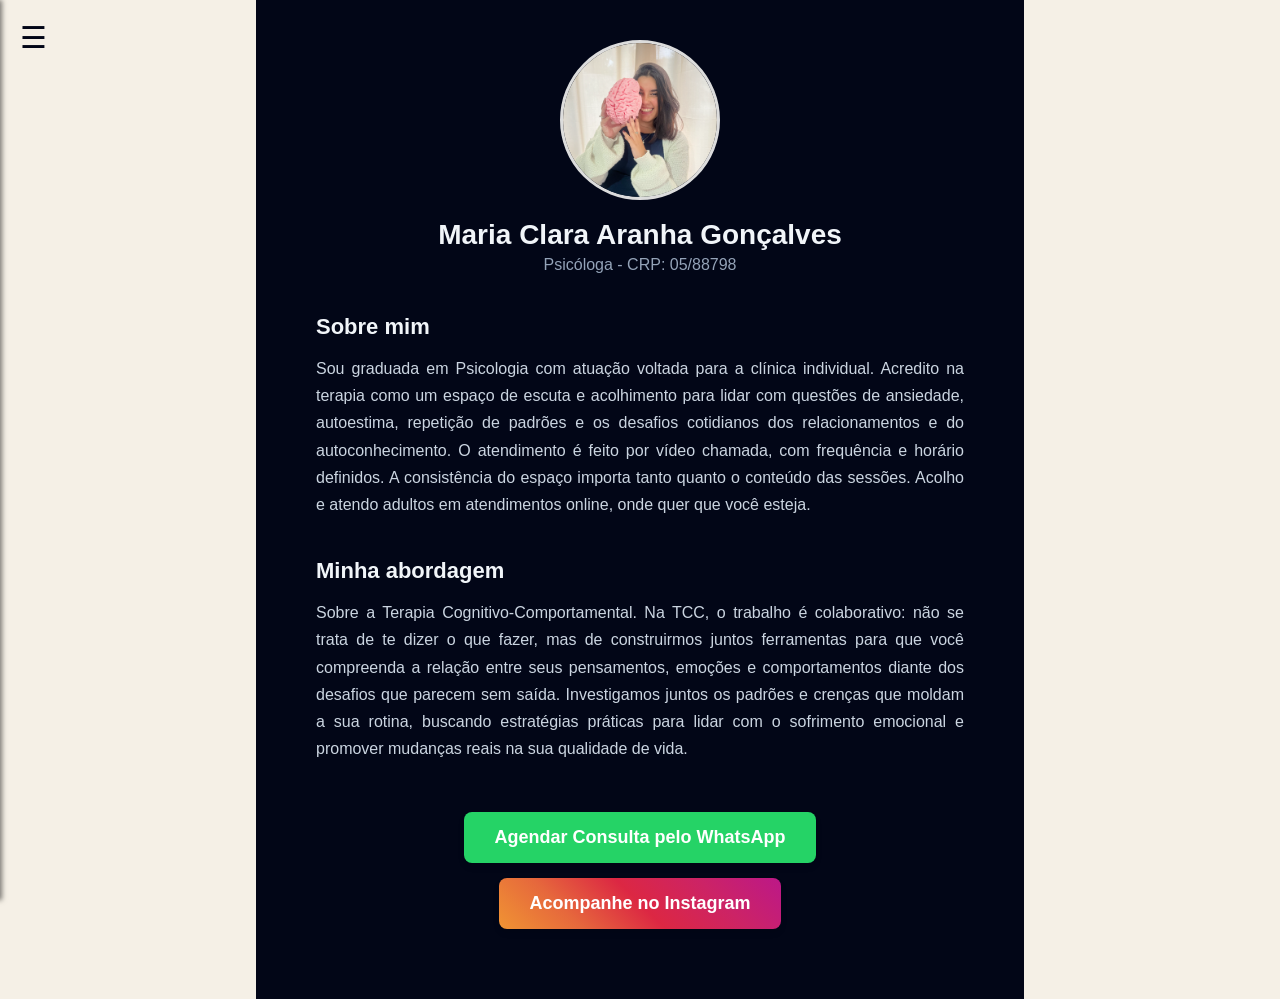
<file: index.html>
<!DOCTYPE html>
<html lang="pt-BR">
<head>
    <meta charset="UTF-8">
    <meta name="viewport" content="width=device-width, initial-scale=1.0">
    <title>Maria Clara - Psicóloga</title>
    <link rel="stylesheet" href="style.css">
</head>
<body>

<!-- Botão Hambúrguer -->
    <button class="botao-menu" id="botaoMenu" aria-label="Abrir menu">
        &#9776; <!-- Esse é o código HTML para o símbolo de 3 tracinhos -->
    </button>

    <!-- Barra Lateral (Sidebar) -->
    <nav class="barra-lateral" id="barraLateral">
        <button class="botao-fechar" id="botaoFechar">&times;</button> <!-- Símbolo de "X" para fechar -->
        <ul class="menu-lista">
            <!-- Coloquei o link com # por enquanto, depois trocamos para agenda.html -->
            <li><a href="agenda.html">Agenda</a></li> 
        </ul>
    </nav>

    <!-- Aqui começa a faixa central de 60% -->
    <main class="container">
        
        <!-- Topo: Foto, Nome e CRP -->
        <header class="perfil">
            <img src="IMG_5346.png" alt="Foto da psicóloga Maria Clara">
            <h1>Maria Clara Aranha Gonçalves</h1>
            <h2>Psicóloga - CRP: 05/88798</h2>
        </header>

        <!-- Seção 1: Sobre mim -->
        <section class="secao-texto">
            <h3>Sobre mim</h3>
            <p>Sou graduada em Psicologia com atuação voltada para a clínica individual. Acredito na terapia como um espaço de escuta e acolhimento para lidar com questões de ansiedade, autoestima, repetição de padrões e os desafios cotidianos dos relacionamentos e do autoconhecimento. O atendimento é feito por vídeo chamada, com frequência e horário definidos. A consistência do espaço importa tanto quanto o conteúdo das sessões. Acolho e atendo adultos em atendimentos online, onde quer que você esteja.</p>
        </section>

        <!-- Seção 2: Abordagem Prátiica -->
        <section class="secao-texto">
            <h3>Minha abordagem</h3>
            <p>Sobre a Terapia Cognitivo-Comportamental. Na TCC, o trabalho é colaborativo: não se trata de te dizer o que fazer, mas de construirmos juntos ferramentas para que você compreenda a relação entre seus pensamentos, emoções e comportamentos diante dos desafios que parecem sem saída. Investigamos juntos os padrões e crenças que moldam a sua rotina, buscando estratégias práticas para lidar com o sofrimento emocional e promover mudanças reais na sua qualidade de vida.</p>
        </section>
        
<!-- Botões de Contato e Redes Sociais -->
        <div class="area-botao">
            <!-- Botão do WhatsApp -->
            <a href="https://wa.me/message/RMXQ6AXD7GUAB1" target="_blank" class="botao-whatsapp">
                Agendar Consulta pelo WhatsApp
            </a>
            
            <!-- Botão do Instagram (Troque "usuario" pelo @ dela sem o @) -->
            <a href="https://instagram.com/psimariaclarannha" target="_blank" class="botao-instagram">
                Acompanhe no Instagram
            </a>
        </div>

    </main>

<script src="script.js"></script>

</body>
</html>
</file>
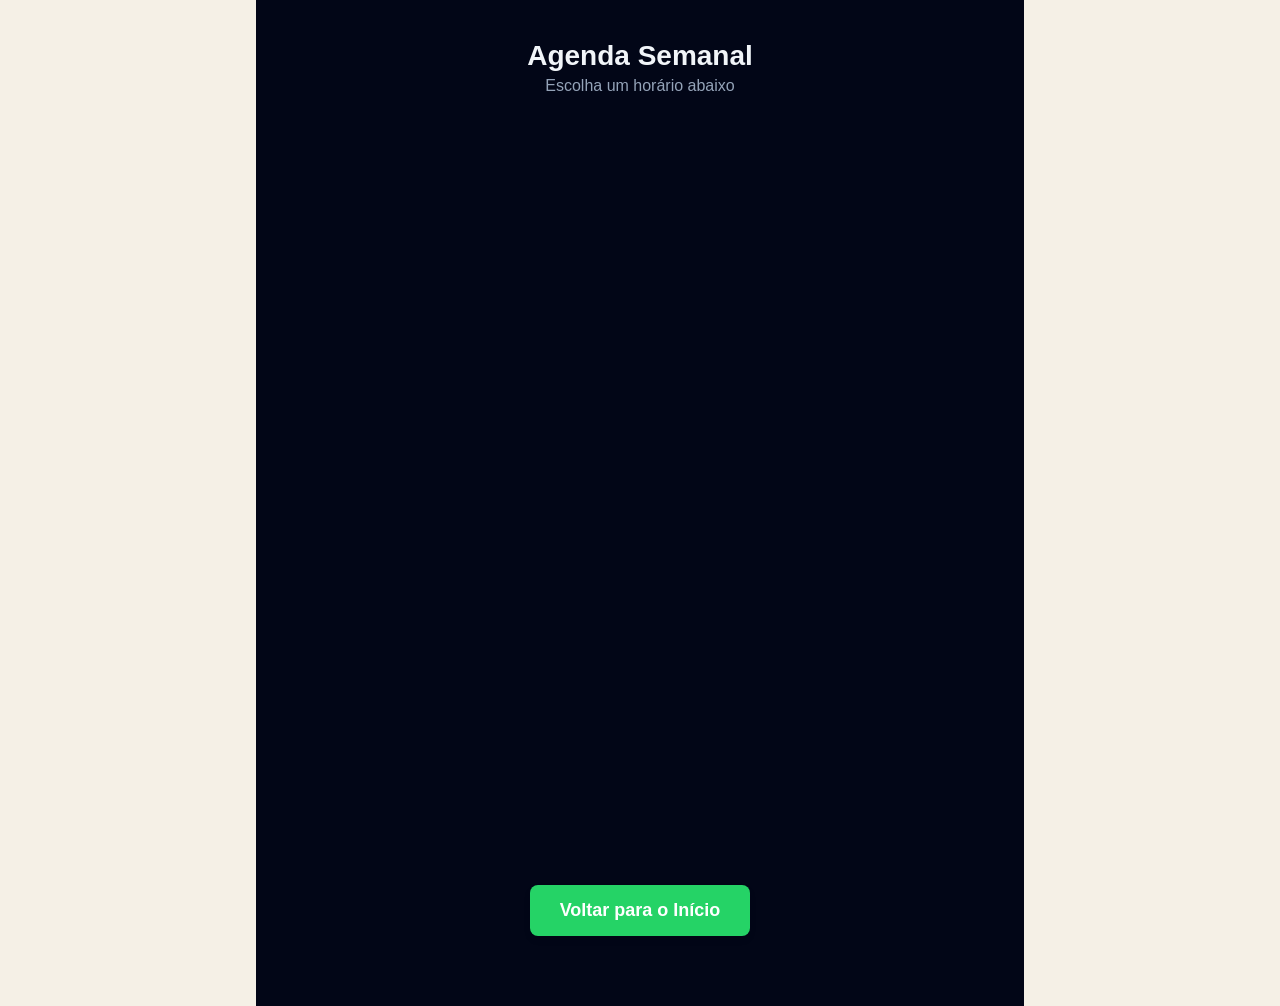
<file: agenda.html>
<!DOCTYPE html>
<html lang="pt-BR">
<head>
    <meta charset="UTF-8">
    <meta name="viewport" content="width=device-width, initial-scale=1.0">
    <title>Agenda - Maria Clara</title>
    <link rel="stylesheet" href="style.css"> <!-- Aproveitamos o mesmo CSS! -->
</head>
<body>
    <main class="container">
        
        <!-- Cabeçalho simples da agenda -->
        <header class="perfil">
            <h1>Agenda Semanal</h1>
            <h2>Escolha um horário abaixo</h2>
        </header>

        <!-- Início da Agenda Embutida do Calendly -->
        <div class="area-agenda-embutida">
            
            <!-- Início do código oficial do Calendly -->
            <div class="calendly-inline-widget" data-url="https://calendly.com/psimariaclarannha" style="min-width:320px;height:700px;"></div>
            <script type="text/javascript" src="https://assets.calendly.com/assets/external/widget.js" async></script>
            <!-- Fim do código oficial do Calendly -->

        </div>

        <!-- Botão para voltar para a página inicial -->
        <div class="area-botao">
            <a href="index.html" class="botao-whatsapp">Voltar para o Início</a>
        </div>

    </main>
</body>
</html>
</file>
<file: style.css>
/* 1. Zerando os espaçamentos padrão do navegador */
* {
    margin: 0;
    padding: 0;
    box-sizing: border-box;
}

/* 2. Estilo do fundo da página */
body {
    background-color: #f5f0e6; /* Um tom off-white quente, que lembra areia bem clarinha */
    font-family: Arial, sans-serif;
    display: flex;
    justify-content: center; /* Centraliza o nosso container no meio da tela */
}

/* 3. A nossa faixa central */
.container {
    width: 60%; /* Ocupa exatamente 60% da tela */
    background-color: #020617; /* Um azul da meia-noite extremamente escuro, quase preto */
    min-height: 100vh; /* Faz a faixa ir do topo até o fim da tela no mínimo */
    padding: 40px; /* Dá um respiro interno para os textos não colarem na borda */
}

/* 4. Estilo do Cabeçalho (Perfil) */
.perfil {
    text-align: center; /* Centraliza a foto e os textos horizontalmente */
    margin-bottom: 40px; /* Cria um espaço entre o cabeçalho e a seção de texto abaixo */
}

/* 5. Estilo da Foto */
.perfil img {
    width: 160px; /* Largura da foto */
    height: 160px; /* Altura da foto (igual à largura para ficar um quadrado perfeito) */
    border-radius: 50%; /* Transforma o quadrado em um círculo perfeito */
    object-fit: cover; /* Garante que a foto preencha o círculo sem ficar esticada ou achatada */
    border: 3px solid #dcdcdc; /* Uma borda sutil ao redor da foto para dar acabamento */
    margin-bottom: 15px; /* Espaço entre a foto e o nome */
}

/* 6. Estilo do Nome */
.perfil h1 {
    color: #f1f5f9; /* Um cinza quase branco, que "acende" no fundo escuro */
    font-size: 28px;
    margin-bottom: 5px;
}

/* 7. Estilo do CRP */
.perfil h2 {
    color: #94a3b8; /* Um cinza azulado médio, perfeito para informações secundárias */
    font-size: 16px;
    font-weight: normal; /* Tira o negrito padrão da tag h2, deixando mais delicado */
}

/* 8. Estilo das Seções de Texto */
.secao-texto {
    margin-top: 30px; /* Distância do topo */
    margin-bottom: 40px; /* Cria um espaço bem nítido entre uma seção e a próxima */
    padding: 0 20px; 
}

/* 9. Estilo dos Títulos das seções */
.secao-texto h3 {
    color: #f1f5f9; /* Mesma cor do nome para manter o padrão dos títulos */ 
    font-size: 22px;
    margin-bottom: 15px; 
}

/* 10. Estilo dos Textos (Parágrafos) */
.secao-texto p {
    color: #cbd5e1; /* Um cinza claro suave, que não cansa a vista durante a leitura do texto longo */ 
    font-size: 16px;
    line-height: 1.7; 
    text-align: justify; 
    margin-bottom: 15px; 
}

/* 11. Área dos Botões */
.area-botao {
    margin-top: 50px; 
    margin-bottom: 30px; 
    display: flex; /* Transforma a área em uma caixa flexível */
    flex-direction: column; /* Coloca os itens em coluna (um embaixo do outro) */
    align-items: center; /* Centraliza os botões no meio da tela */
    gap: 15px; /* Cria um espaço perfeito de 15px entre os botões */
}

/* 12. Estilo do Botão de WhatsApp */
.botao-whatsapp {
    background-color: #25D366; /* Verde oficial do WhatsApp */
    color: #ffffff; /* Letra branca */
    text-decoration: none; /* Tira aquele sublinhado padrão dos links */
    padding: 15px 30px; /* Altura e largura internas do botão */
    border-radius: 8px; /* Cantos levemente arredondados */
    font-size: 18px;
    font-weight: bold; /* Deixa a letra mais grossa */
    display: inline-block; /* Permite que o CSS respeite as medidas de padding e margem no link */
    box-shadow: 0 4px 6px rgba(0, 0, 0, 0.1); /* Cria uma sombrinha leve atrás do botão */
    transition: background-color 0.3s, transform 0.2s; /* Prepara o botão para uma animação suave */
}

/* 12.5. Estilo do Botão do Instagram */
.botao-instagram {
    /* Cria aquele efeito de mistura de cores (gradiente) clássico do Instagram */
    background: linear-gradient(45deg, #f09433 0%, #e6683c 25%, #dc2743 50%, #cc2366 75%, #bc1888 100%);
    color: #ffffff; 
    text-decoration: none; 
    padding: 15px 30px; 
    border-radius: 8px; 
    font-size: 18px;
    font-weight: bold; 
    display: inline-block; 
    box-shadow: 0 4px 6px rgba(0, 0, 0, 0.1); 
    transition: transform 0.2s; 
}

.botao-instagram:hover {
    transform: translateY(-3px); /* Faz o botão "pular" quando passa o mouse */
}

/* 13. Efeito Interativo (Quando passa o mouse por cima) */
.botao-whatsapp:hover {
    background-color: #1ebe57; /* Um verde ligeiramente mais escuro */
    transform: translateY(-3px); /* Faz o botão "subir" 3 pixels, dando ideia de clique */
}

/* 14. Responsividade (Versão Mobile) */
@media (max-width: 768px) {
    /* Tudo que está aqui dentro só funciona se a tela for menor que 768px (celulares e tablets pequenos) */
    
    .container {
        width: 95%; /* No celular, 60% fica muito espremido. Então mandamos a faixa ocupar quase a tela toda */
        padding: 20px 15px; /* Diminuímos o espaço interno para aproveitar melhor a telinha */
    }

    .perfil img {
        width: 130px; /* Reduzimos um pouco a foto para ficar mais proporcional */
        height: 130px;
    }

    .perfil h1 {
        font-size: 24px; /* Reduzimos levemente o tamanho do nome */
    }

    .secao-texto p {
        text-align: left; /* No celular, texto justificado pode criar buracos estranhos, alinhar à esquerda facilita a leitura na tela estreita */
    }

    .botao-whatsapp, .botao-instagram {
        width: 100%; /* Faz ambos os botões esticarem na tela do celular */
        padding: 15px 10px;
        text-align: center; /* Garante que o texto fique no meio */
    }

    /* Ajuste do botão do menu para o celular */
    .botao-menu {
        color: #f1f5f9 !important; /* Muda a cor dos 3 tracinhos para claro, para aparecer no fundo escuro */
        top: 15px; /* Alinha com o espaçamento superior da faixa central no mobile */
        left: 15px; /* Alinha com o espaçamento lateral da faixa central no mobile */
    }
}

/* 15. Botão Menu Hambúrguer */
.botao-menu {
    position: fixed; /* Fixa o botão na tela, ele não rola com a página */
    top: 20px;
    left: 20px;
    font-size: 30px; /* Tamanho dos tracinhos */
    background: none;
    border: none;
    color: #020617; /* Cor escura para aparecer no fundo areia */
    cursor: pointer; /* Muda a setinha do mouse para a mãozinha de clique */
    z-index: 1000; /* Garante que o botão fique por cima de tudo */
}

/* 16. Barra Lateral (Sidebar) */
.barra-lateral {
    position: fixed;
    top: 0;
    left: 0;
    width: 250px; /* Largura da barra */
    height: 100vh; /* Ocupa 100% da altura da tela */
    background-color: #020617; /* Mesmo azul noturno da faixa central */
    padding-top: 60px;
    box-shadow: 2px 0 5px rgba(0,0,0,0.5); /* Sombra para destacar do fundo */
    z-index: 1001; /* Fica por cima do botão hambúrguer quando aberta */
    
    /* O truque da animação: */
    transform: translateX(-100%); /* Empurra a barra 100% para a esquerda (escondendo ela fora da tela) */
    transition: transform 0.3s ease-in-out; /* Faz o movimento de deslizar ser suave */
}

/* Classe que o JavaScript vai adicionar para abrir a barra */
.barra-lateral.aberta {
    transform: translateX(0); /* Traz a barra de volta para a posição inicial (0) */
}

/* 17. Botão de Fechar e Lista do Menu */
.botao-fechar {
    position: absolute;
    top: 15px;
    right: 20px;
    font-size: 36px;
    color: #f1f5f9; /* Cinza clarinho */
    background: none;
    border: none;
    cursor: pointer;
}

.menu-lista {
    list-style: none; /* Tira as bolinhas padrão da lista (ul) */
    padding: 0;
}

.menu-lista li {
    padding: 15px 30px;
}

.menu-lista li a {
    color: #cbd5e1;
    text-decoration: none;
    font-size: 18px;
    transition: color 0.2s;
}

.menu-lista li a:hover {
    color: #f09433; /* Fica laranjinha (cor do gradiente do insta) ao passar o mouse */
}
</file>
